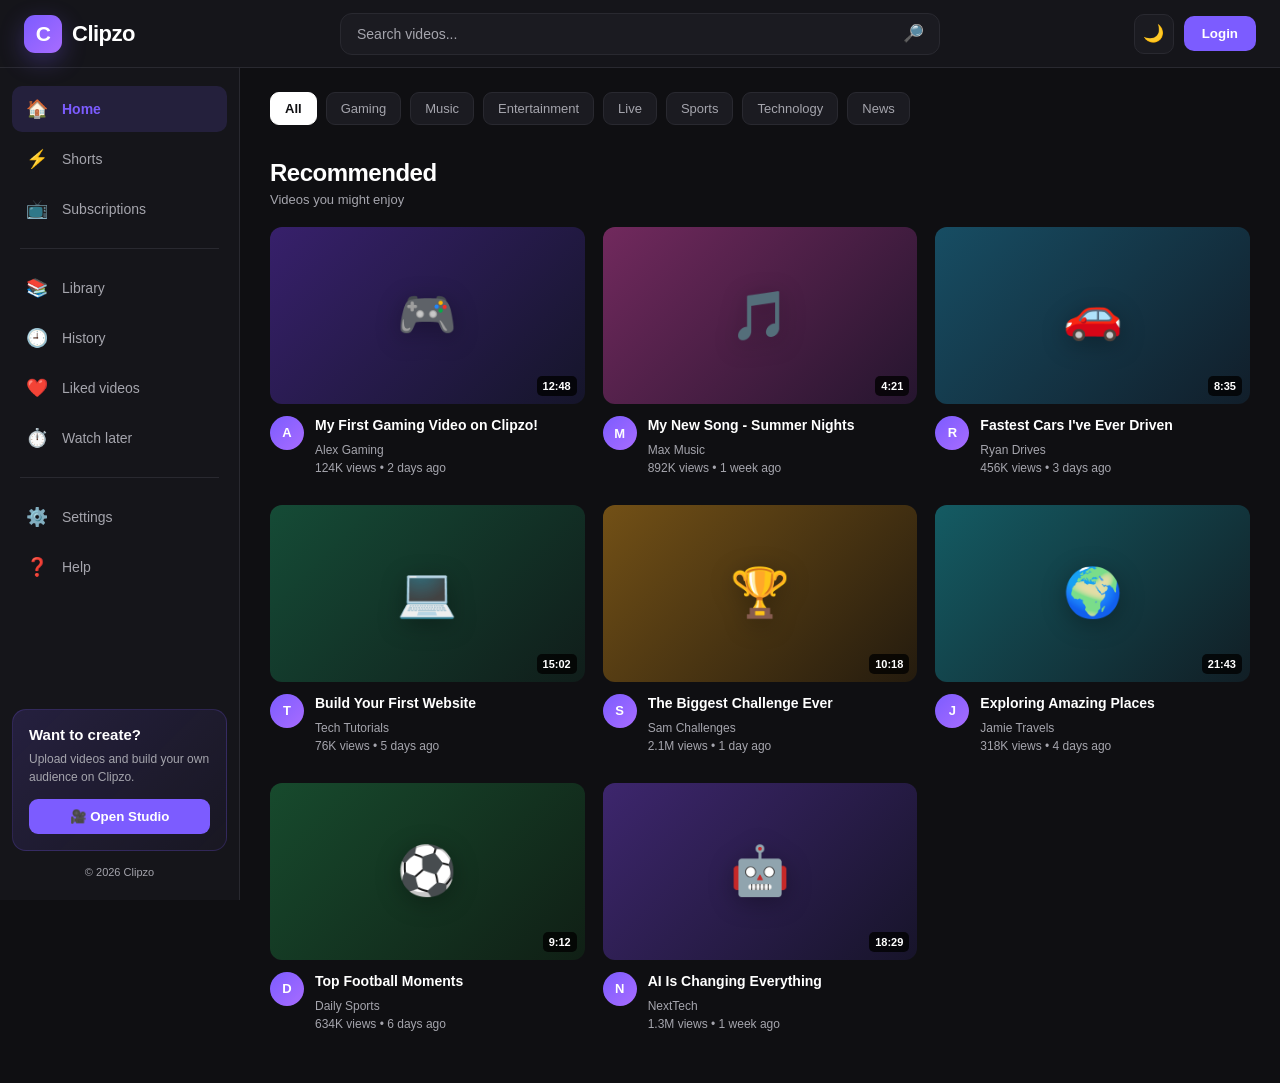
<file: clipzo/index.html>
<!DOCTYPE html>
<html lang="en">
<head>
    <meta charset="UTF-8">
    <meta name="viewport" content="width=device-width, initial-scale=1.0">

    <title>Clipzo</title>

    <link rel="stylesheet" href="style.css">
</head>

<body>

    <!-- ================= HEADER ================= -->

    <header class="topbar">

        <div class="brand">
            <div class="logo">C</div>
            <span>Clipzo</span>
        </div>

        <div class="search">
            <input
                type="text"
                id="searchInput"
                placeholder="Search videos..."
            >

            <button id="searchButton">
                🔎
            </button>
        </div>

        <div class="top-actions">

            <button class="icon-button" id="themeButton">
                🌙
            </button>

            <button class="login-button" id="loginButton">
                Login
            </button>

        </div>

    </header>


    <!-- ================= MAIN LAYOUT ================= -->

    <div class="layout">


        <!-- ================= SIDEBAR ================= -->

        <aside class="sidebar">

            <nav>

                <a href="#" class="nav-item active">
                    <span>🏠</span>
                    <span>Home</span>
                </a>

                <a href="#" class="nav-item">
                    <span>⚡</span>
                    <span>Shorts</span>
                </a>

                <a href="#" class="nav-item">
                    <span>📺</span>
                    <span>Subscriptions</span>
                </a>

                <div class="sidebar-line"></div>

                <a href="#" class="nav-item">
                    <span>📚</span>
                    <span>Library</span>
                </a>

                <a href="#" class="nav-item">
                    <span>🕘</span>
                    <span>History</span>
                </a>

                <a href="#" class="nav-item">
                    <span>❤️</span>
                    <span>Liked videos</span>
                </a>

                <a href="#" class="nav-item">
                    <span>⏱️</span>
                    <span>Watch later</span>
                </a>

                <div class="sidebar-line"></div>

                <a href="#" class="nav-item">
                    <span>⚙️</span>
                    <span>Settings</span>
                </a>

                <a href="#" class="nav-item">
                    <span>❓</span>
                    <span>Help</span>
                </a>

            </nav>


            <!-- Creator section -->

            <div class="creator-box">

                <h3>Want to create?</h3>

                <p>
                    Upload videos and build your own audience on Clipzo.
                </p>

                <button id="studioButton">
                    🎥 Open Studio
                </button>

            </div>


            <div class="sidebar-footer">
                © 2026 Clipzo
            </div>

        </aside>


        <!-- ================= CONTENT ================= -->

        <main class="content">


            <!-- Category buttons -->

            <div class="categories">

                <button class="category active">
                    All
                </button>

                <button class="category">
                    Gaming
                </button>

                <button class="category">
                    Music
                </button>

                <button class="category">
                    Entertainment
                </button>

                <button class="category">
                    Live
                </button>

                <button class="category">
                    Sports
                </button>

                <button class="category">
                    Technology
                </button>

                <button class="category">
                    News
                </button>

            </div>


            <!-- Page heading -->

            <section class="section-heading">

                <div>
                    <h1>Recommended</h1>
                    <p>Videos you might enjoy</p>
                </div>

            </section>


            <!-- ================= VIDEO GRID ================= -->

            <section class="video-grid">


                <!-- VIDEO 1 -->

                <article class="video-card">

                    <div class="thumbnail thumbnail-one">

                        <span class="thumbnail-icon">
                            🎮
                        </span>

                        <span class="duration">
                            12:48
                        </span>

                    </div>

                    <div class="video-info">

                        <div class="avatar">
                            A
                        </div>

                        <div class="video-text">

                            <h3>
                                My First Gaming Video on Clipzo!
                            </h3>

                            <p>
                                Alex Gaming
                            </p>

                            <p>
                                124K views • 2 days ago
                            </p>

                        </div>

                    </div>

                </article>


                <!-- VIDEO 2 -->

                <article class="video-card">

                    <div class="thumbnail thumbnail-two">

                        <span class="thumbnail-icon">
                            🎵
                        </span>

                        <span class="duration">
                            4:21
                        </span>

                    </div>

                    <div class="video-info">

                        <div class="avatar">
                            M
                        </div>

                        <div class="video-text">

                            <h3>
                                My New Song - Summer Nights
                            </h3>

                            <p>
                                Max Music
                            </p>

                            <p>
                                892K views • 1 week ago
                            </p>

                        </div>

                    </div>

                </article>


                <!-- VIDEO 3 -->

                <article class="video-card">

                    <div class="thumbnail thumbnail-three">

                        <span class="thumbnail-icon">
                            🚗
                        </span>

                        <span class="duration">
                            8:35
                        </span>

                    </div>

                    <div class="video-info">

                        <div class="avatar">
                            R
                        </div>

                        <div class="video-text">

                            <h3>
                                Fastest Cars I've Ever Driven
                            </h3>

                            <p>
                                Ryan Drives
                            </p>

                            <p>
                                456K views • 3 days ago
                            </p>

                        </div>

                    </div>

                </article>


                <!-- VIDEO 4 -->

                <article class="video-card">

                    <div class="thumbnail thumbnail-four">

                        <span class="thumbnail-icon">
                            💻
                        </span>

                        <span class="duration">
                            15:02
                        </span>

                    </div>

                    <div class="video-info">

                        <div class="avatar">
                            T
                        </div>

                        <div class="video-text">

                            <h3>
                                Build Your First Website
                            </h3>

                            <p>
                                Tech Tutorials
                            </p>

                            <p>
                                76K views • 5 days ago
                            </p>

                        </div>

                    </div>

                </article>


                <!-- VIDEO 5 -->

                <article class="video-card">

                    <div class="thumbnail thumbnail-five">

                        <span class="thumbnail-icon">
                            🏆
                        </span>

                        <span class="duration">
                            10:18
                        </span>

                    </div>

                    <div class="video-info">

                        <div class="avatar">
                            S
                        </div>

                        <div class="video-text">

                            <h3>
                                The Biggest Challenge Ever
                            </h3>

                            <p>
                                Sam Challenges
                            </p>

                            <p>
                                2.1M views • 1 day ago
                            </p>

                        </div>

                    </div>

                </article>


                <!-- VIDEO 6 -->

                <article class="video-card">

                    <div class="thumbnail thumbnail-six">

                        <span class="thumbnail-icon">
                            🌍
                        </span>

                        <span class="duration">
                            21:43
                        </span>

                    </div>

                    <div class="video-info">

                        <div class="avatar">
                            J
                        </div>

                        <div class="video-text">

                            <h3>
                                Exploring Amazing Places
                            </h3>

                            <p>
                                Jamie Travels
                            </p>

                            <p>
                                318K views • 4 days ago
                            </p>

                        </div>

                    </div>

                </article>


                <!-- VIDEO 7 -->

                <article class="video-card">

                    <div class="thumbnail thumbnail-seven">

                        <span class="thumbnail-icon">
                            ⚽
                        </span>

                        <span class="duration">
                            9:12
                        </span>

                    </div>

                    <div class="video-info">

                        <div class="avatar">
                            D
                        </div>

                        <div class="video-text">

                            <h3>
                                Top Football Moments
                            </h3>

                            <p>
                                Daily Sports
                            </p>

                            <p>
                                634K views • 6 days ago
                            </p>

                        </div>

                    </div>

                </article>


                <!-- VIDEO 8 -->

                <article class="video-card">

                    <div class="thumbnail thumbnail-eight">

                        <span class="thumbnail-icon">
                            🤖
                        </span>

                        <span class="duration">
                            18:29
                        </span>

                    </div>

                    <div class="video-info">

                        <div class="avatar">
                            N
                        </div>

                        <div class="video-text">

                            <h3>
                                AI Is Changing Everything
                            </h3>

                            <p>
                                NextTech
                            </p>

                            <p>
                                1.3M views • 1 week ago
                            </p>

                        </div>

                    </div>

                </article>

            </section>

        </main>

    </div>


    <script src="script.js"></script>

</body>
</html>
</file>
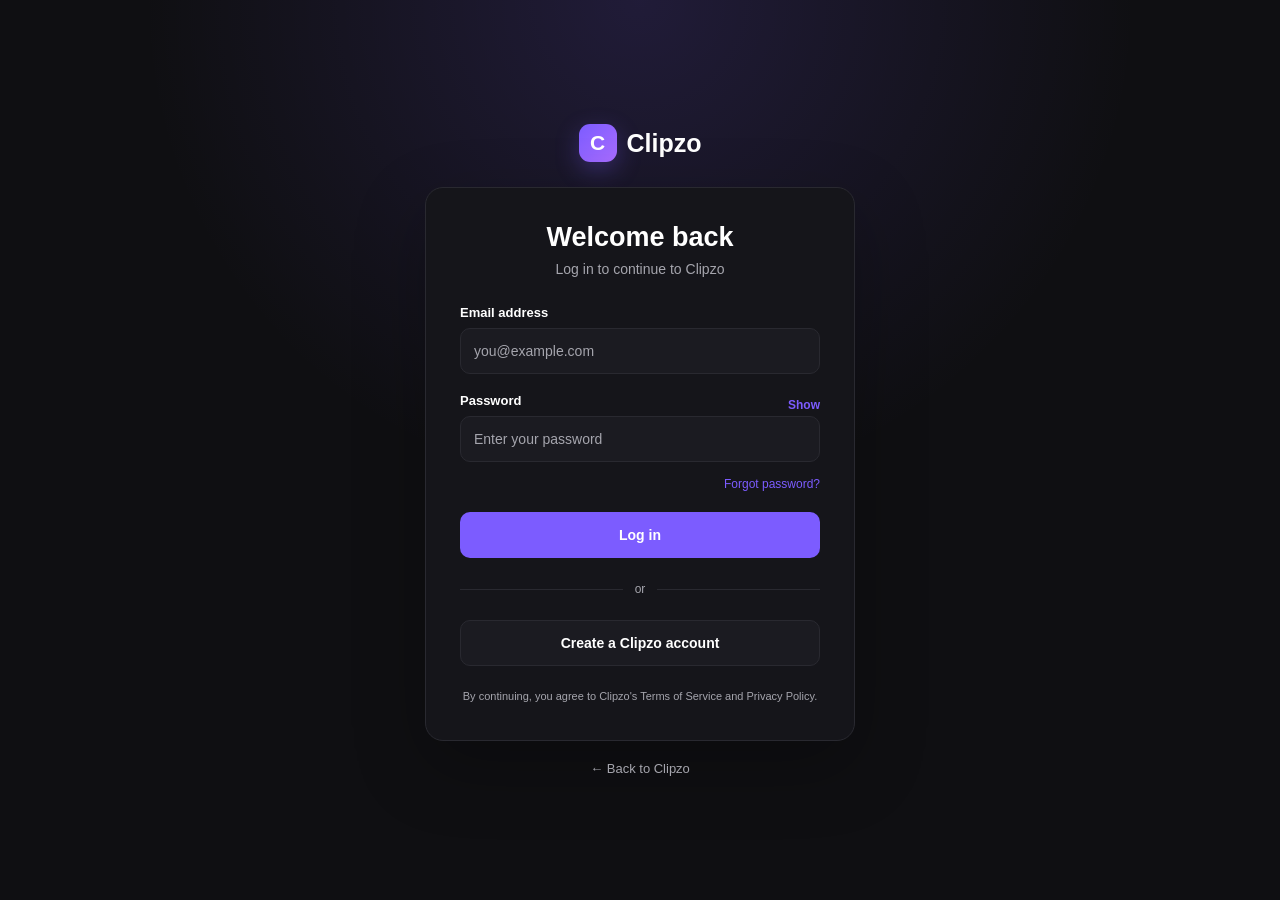
<file: clipzo/login.html>
<!DOCTYPE html>
<html lang="en">
<head>
    <meta charset="UTF-8">
    <meta name="viewport" content="width=device-width, initial-scale=1.0">

    <title>Login • Clipzo</title>

    <link rel="stylesheet" href="style.css">
</head>

<body class="auth-page">

    <div class="auth-container">

        <!-- Logo -->

        <a href="index.html" class="auth-brand">
            <div class="logo">C</div>
            <span>Clipzo</span>
        </a>


        <!-- Login Card -->

        <div class="auth-card">

            <h1>Welcome back</h1>

            <p class="auth-subtitle">
                Log in to continue to Clipzo
            </p>


            <!-- Email -->

            <div class="form-group">

                <label for="email">
                    Email address
                </label>

                <input
                    type="email"
                    id="email"
                    placeholder="you@example.com"
                    autocomplete="email"
                >

            </div>


            <!-- Password -->

            <div class="form-group">

                <div class="password-label">

                    <label for="password">
                        Password
                    </label>

                    <button
                        type="button"
                        id="showPassword"
                    >
                        Show
                    </button>

                </div>

                <input
                    type="password"
                    id="password"
                    placeholder="Enter your password"
                    autocomplete="current-password"
                >

            </div>


            <!-- Forgot password -->

            <div class="forgot-row">

                <a href="#" id="forgotPassword">
                    Forgot password?
                </a>

            </div>


            <!-- Login -->

            <button
                class="auth-button"
                id="loginSubmit"
            >
                Log in
            </button>


            <!-- Divider -->

            <div class="auth-divider">
                <span>or</span>
            </div>


            <!-- Create account -->

            <button
                class="create-account-button"
                id="createAccount"
            >
                Create a Clipzo account
            </button>


            <p class="auth-terms">
                By continuing, you agree to Clipzo's
                Terms of Service and Privacy Policy.
            </p>

        </div>


        <!-- Back -->

        <a href="index.html" class="back-link">
            ← Back to Clipzo
        </a>

    </div>


    <script>

        // ==========================================
        // SHOW / HIDE PASSWORD
        // ==========================================

        const password =
            document.getElementById("password");

        const showPassword =
            document.getElementById("showPassword");

        showPassword.addEventListener("click", () => {

            if (password.type === "password") {

                password.type = "text";
                showPassword.textContent = "Hide";

            } else {

                password.type = "password";
                showPassword.textContent = "Show";

            }

        });


        // ==========================================
        // LOGIN
        // ==========================================

        const loginSubmit =
            document.getElementById("loginSubmit");

        loginSubmit.addEventListener("click", () => {

            const email =
                document.getElementById("email").value.trim();

            const passwordValue =
                password.value;

            if (!email || !passwordValue) {

                alert(
                    "Please enter your email and password."
                );

                return;
            }

            alert(
                "Real Clipzo login will be connected soon!"
            );

        });


        // ==========================================
        // CREATE ACCOUNT
        // ==========================================

        document
            .getElementById("createAccount")
            .addEventListener("click", () => {

                window.location.href =
                    "signup.html";

            });


        // ==========================================
        // FORGOT PASSWORD
        // ==========================================

        document
            .getElementById("forgotPassword")
            .addEventListener("click", (event) => {

                event.preventDefault();

                alert(
                    "Password recovery will be connected when we add Clipzo Accounts."
                );

            });

    </script>

</body>
</html>
</file>
<file: clipzo/style.css>
/* =====================================================
   CLIPZO - MAIN STYLES
   ===================================================== */

* {
    margin: 0;
    padding: 0;
    box-sizing: border-box;
}

:root {
    --background: #0f0f12;
    --background-secondary: #15151a;
    --card: #1b1b21;
    --card-hover: #24242c;
    --text: #ffffff;
    --text-secondary: #a5a5ad;
    --border: #292930;
    --accent: #7c5cff;
    --accent-hover: #6847f0;
    --sidebar-width: 240px;
}

body.light {
    --background: #f7f7fa;
    --background-secondary: #ffffff;
    --card: #ffffff;
    --card-hover: #f0f0f5;
    --text: #17171c;
    --text-secondary: #686873;
    --border: #e3e3e8;
    --accent: #6747e8;
    --accent-hover: #5638d5;
}


/* =====================================================
   BODY
   ===================================================== */

body {
    font-family: Arial, Helvetica, sans-serif;
    background: var(--background);
    color: var(--text);
    min-height: 100vh;
    transition: background 0.25s ease, color 0.25s ease;
}


/* =====================================================
   HEADER
   ===================================================== */

.topbar {
    height: 68px;
    width: 100%;
    position: fixed;
    top: 0;
    left: 0;
    z-index: 1000;

    display: flex;
    align-items: center;
    justify-content: space-between;

    padding: 0 24px;

    background: var(--background-secondary);
    border-bottom: 1px solid var(--border);
}


/* =====================================================
   BRAND
   ===================================================== */

.brand {
    display: flex;
    align-items: center;
    gap: 10px;

    min-width: 200px;

    font-size: 22px;
    font-weight: 800;
    letter-spacing: -0.5px;
}

.logo {
    width: 38px;
    height: 38px;

    display: flex;
    align-items: center;
    justify-content: center;

    border-radius: 11px;

    background: linear-gradient(
        135deg,
        #7c5cff,
        #a86cff
    );

    color: white;
    font-weight: 900;
    font-size: 21px;

    box-shadow:
        0 8px 25px rgba(124, 92, 255, 0.3);
}


/* =====================================================
   SEARCH
   ===================================================== */

.search {
    display: flex;
    align-items: center;

    width: min(600px, 50vw);

    height: 42px;

    background: var(--card);

    border: 1px solid var(--border);

    border-radius: 12px;

    overflow: hidden;

    transition: 0.2s;
}

.search:focus-within {
    border-color: var(--accent);
    box-shadow:
        0 0 0 3px rgba(124, 92, 255, 0.12);
}

.search input {
    flex: 1;

    height: 100%;

    border: none;
    outline: none;

    background: transparent;

    color: var(--text);

    padding: 0 16px;

    font-size: 14px;
}

.search input::placeholder {
    color: var(--text-secondary);
}

.search button {
    width: 52px;
    height: 100%;

    border: none;

    background: transparent;

    color: var(--text);

    cursor: pointer;

    font-size: 17px;

    transition: 0.2s;
}

.search button:hover {
    background: var(--card-hover);
}


/* =====================================================
   TOP ACTIONS
   ===================================================== */

.top-actions {
    display: flex;
    align-items: center;
    gap: 10px;

    min-width: 200px;

    justify-content: flex-end;
}

.icon-button {
    width: 40px;
    height: 40px;

    border: 1px solid var(--border);

    border-radius: 10px;

    background: var(--card);

    color: var(--text);

    cursor: pointer;

    font-size: 17px;

    transition: 0.2s;
}

.icon-button:hover {
    background: var(--card-hover);
    transform: translateY(-1px);
}

.login-button {
    border: none;

    padding: 10px 18px;

    border-radius: 10px;

    background: var(--accent);

    color: white;

    font-weight: 700;

    cursor: pointer;

    transition: 0.2s;
}

.login-button:hover {
    background: var(--accent-hover);
    transform: translateY(-1px);
}


/* =====================================================
   MAIN LAYOUT
   ===================================================== */

.layout {
    display: flex;
    min-height: 100vh;

    padding-top: 68px;
}


/* =====================================================
   SIDEBAR
   ===================================================== */

.sidebar {
    width: var(--sidebar-width);

    height: calc(100vh - 68px);

    position: fixed;
    left: 0;
    top: 68px;

    display: flex;
    flex-direction: column;

    padding: 18px 12px;

    background: var(--background-secondary);

    border-right: 1px solid var(--border);

    overflow-y: auto;
}

.sidebar nav {
    display: flex;
    flex-direction: column;

    gap: 4px;
}


/* =====================================================
   NAVIGATION
   ===================================================== */

.nav-item {
    display: flex;
    align-items: center;

    gap: 14px;

    padding: 12px 14px;

    border-radius: 10px;

    color: var(--text-secondary);

    text-decoration: none;

    font-size: 14px;

    transition: 0.2s;
}

.nav-item span:first-child {
    width: 22px;

    text-align: center;

    font-size: 18px;
}

.nav-item:hover {
    background: var(--card-hover);

    color: var(--text);
}

.nav-item.active {
    background: rgba(124, 92, 255, 0.15);

    color: var(--accent);

    font-weight: 700;
}

.sidebar-line {
    height: 1px;

    background: var(--border);

    margin: 12px 8px;
}


/* =====================================================
   CREATOR BOX
   ===================================================== */

.creator-box {
    margin-top: auto;

    padding: 16px;

    border-radius: 14px;

    background:
        linear-gradient(
            135deg,
            rgba(124, 92, 255, 0.16),
            rgba(124, 92, 255, 0.04)
        );

    border: 1px solid rgba(124, 92, 255, 0.2);
}

.creator-box h3 {
    font-size: 15px;

    margin-bottom: 7px;
}

.creator-box p {
    color: var(--text-secondary);

    font-size: 12px;

    line-height: 1.5;

    margin-bottom: 13px;
}

.creator-box button {
    width: 100%;

    padding: 10px;

    border: none;

    border-radius: 9px;

    background: var(--accent);

    color: white;

    font-weight: 700;

    cursor: pointer;

    transition: 0.2s;
}

.creator-box button:hover {
    background: var(--accent-hover);
}


/* =====================================================
   SIDEBAR FOOTER
   ===================================================== */

.sidebar-footer {
    text-align: center;

    color: var(--text-secondary);

    font-size: 11px;

    padding: 15px 0 4px;
}


/* =====================================================
   CONTENT
   ===================================================== */

.content {
    width: calc(100% - var(--sidebar-width));

    margin-left: var(--sidebar-width);

    padding: 24px 30px 50px;
}


/* =====================================================
   CATEGORIES
   ===================================================== */

.categories {
    display: flex;

    gap: 9px;

    overflow-x: auto;

    padding-bottom: 4px;

    scrollbar-width: none;
}

.categories::-webkit-scrollbar {
    display: none;
}

.category {
    flex-shrink: 0;

    border: 1px solid var(--border);

    background: var(--card);

    color: var(--text-secondary);

    padding: 8px 14px;

    border-radius: 9px;

    cursor: pointer;

    font-size: 13px;

    transition: 0.2s;
}

.category:hover {
    background: var(--card-hover);

    color: var(--text);
}

.category.active {
    background: var(--text);

    color: var(--background);

    border-color: var(--text);

    font-weight: 700;
}


/* =====================================================
   SECTION HEADING
   ===================================================== */

.section-heading {
    display: flex;

    align-items: center;

    justify-content: space-between;

    margin: 30px 0 20px;
}

.section-heading h1 {
    font-size: 24px;

    letter-spacing: -0.5px;
}

.section-heading p {
    margin-top: 5px;

    color: var(--text-secondary);

    font-size: 13px;
}


/* =====================================================
   VIDEO GRID
   ===================================================== */

.video-grid {
    display: grid;

    grid-template-columns:
        repeat(
            auto-fill,
            minmax(250px, 1fr)
        );

    gap: 28px 18px;
}


/* =====================================================
   VIDEO CARD
   ===================================================== */

.video-card {
    min-width: 0;

    cursor: pointer;
}

.thumbnail {
    width: 100%;

    aspect-ratio: 16 / 9;

    position: relative;

    display: flex;

    align-items: center;

    justify-content: center;

    border-radius: 12px;

    overflow: hidden;

    background: #202026;

    transition: transform 0.25s, box-shadow 0.25s;
}

.video-card:hover .thumbnail {
    transform: translateY(-3px);

    box-shadow:
        0 12px 35px rgba(0, 0, 0, 0.3);
}

.thumbnail-icon {
    font-size: 48px;

    filter:
        drop-shadow(
            0 5px 12px rgba(0, 0, 0, 0.3)
        );
}

.duration {
    position: absolute;

    right: 8px;
    bottom: 8px;

    padding: 4px 6px;

    border-radius: 5px;

    background: rgba(0, 0, 0, 0.78);

    color: white;

    font-size: 11px;

    font-weight: 700;
}


/* =====================================================
   THUMBNAIL BACKGROUNDS
   ===================================================== */

.thumbnail-one {
    background:
        linear-gradient(
            135deg,
            #37206b,
            #15152a
        );
}

.thumbnail-two {
    background:
        linear-gradient(
            135deg,
            #71295d,
            #25152e
        );
}

.thumbnail-three {
    background:
        linear-gradient(
            135deg,
            #174d63,
            #111e2a
        );
}

.thumbnail-four {
    background:
        linear-gradient(
            135deg,
            #154b36,
            #101d1a
        );
}

.thumbnail-five {
    background:
        linear-gradient(
            135deg,
            #725016,
            #241b0e
        );
}

.thumbnail-six {
    background:
        linear-gradient(
            135deg,
            #145b63,
            #111e25
        );
}

.thumbnail-seven {
    background:
        linear-gradient(
            135deg,
            #174a2d,
            #101f15
        );
}

.thumbnail-eight {
    background:
        linear-gradient(
            135deg,
            #3d266d,
            #17142a
        );
}


/* =====================================================
   VIDEO INFO
   ===================================================== */

.video-info {
    display: flex;

    gap: 11px;

    padding-top: 12px;
}

.avatar {
    width: 34px;
    height: 34px;

    flex-shrink: 0;

    display: flex;

    align-items: center;

    justify-content: center;

    border-radius: 50%;

    background:
        linear-gradient(
            135deg,
            var(--accent),
            #a86cff
        );

    color: white;

    font-size: 13px;

    font-weight: 800;
}

.video-text {
    min-width: 0;
}

.video-text h3 {
    font-size: 14px;

    line-height: 1.35;

    margin-bottom: 6px;

    color: var(--text);

    display: -webkit-box;

    -webkit-line-clamp: 2;

    -webkit-box-orient: vertical;

    overflow: hidden;
}

.video-text p {
    color: var(--text-secondary);

    font-size: 12px;

    line-height: 1.5;
}


/* =====================================================
   RESPONSIVE DESIGN
   ===================================================== */

@media (max-width: 900px) {

    :root {
        --sidebar-width: 80px;
    }

    .sidebar {
        padding: 18px 8px;
    }

    .nav-item {
        justify-content: center;
    }

    .nav-item span:last-child {
        display: none;
    }

    .creator-box {
        display: none;
    }

    .sidebar-footer {
        display: none;
    }

    .content {
        padding-left: 22px;
        padding-right: 22px;
    }

    .brand span {
        display: none;
    }

    .brand {
        min-width: auto;
    }

    .top-actions {
        min-width: auto;
    }
}


@media (max-width: 650px) {

    .topbar {
        padding: 0 12px;
    }

    .search {
        width: 45vw;
    }

    .login-button {
        padding: 9px 12px;
    }

    .content {
        padding: 18px 14px 40px;
    }

    .video-grid {
        grid-template-columns:
            repeat(
                auto-fill,
                minmax(180px, 1fr)
            );

        gap: 22px 12px;
    }

    .section-heading {
        margin-top: 24px;
    }

    .section-heading h1 {
        font-size: 20px;
    }
}


@media (max-width: 450px) {

    .search {
        width: 42vw;
    }

    .search input {
        padding: 0 9px;
    }

    .search button {
        width: 42px;
    }

    .icon-button {
        width: 36px;
        height: 36px;
    }

    .login-button {
        display: none;
    }

    .video-grid {
        grid-template-columns: 1fr;
    }
}
/* =====================================================
   CLIPZO AUTH PAGES
   ===================================================== */

.auth-page {
    min-height: 100vh;

    display: flex;
    align-items: center;
    justify-content: center;

    padding: 30px 20px;

    background:
        radial-gradient(
            circle at top,
            rgba(124, 92, 255, 0.16),
            transparent 45%
        ),
        var(--background);
}


/* ==========================================
   AUTH CONTAINER
   ========================================== */

.auth-container {
    width: 100%;
    max-width: 430px;

    display: flex;
    flex-direction: column;
    align-items: center;
}


/* ==========================================
   AUTH BRAND
   ========================================== */

.auth-brand {
    display: flex;
    align-items: center;
    gap: 10px;

    margin-bottom: 25px;

    color: var(--text);

    text-decoration: none;

    font-size: 25px;
    font-weight: 800;
}


/* ==========================================
   AUTH CARD
   ========================================== */

.auth-card {
    width: 100%;

    padding: 34px;

    background: var(--background-secondary);

    border: 1px solid var(--border);

    border-radius: 18px;

    box-shadow:
        0 25px 70px rgba(0, 0, 0, 0.25);
}

.auth-card h1 {
    font-size: 27px;

    text-align: center;

    margin-bottom: 8px;
}

.auth-subtitle {
    color: var(--text-secondary);

    text-align: center;

    font-size: 14px;

    margin-bottom: 28px;
}


/* ==========================================
   FORM
   ========================================== */

.form-group {
    margin-bottom: 19px;
}

.form-group label {
    display: block;

    margin-bottom: 8px;

    color: var(--text);

    font-size: 13px;

    font-weight: 700;
}

.form-group input {
    width: 100%;

    height: 46px;

    padding: 0 13px;

    border: 1px solid var(--border);

    border-radius: 10px;

    outline: none;

    background: var(--card);

    color: var(--text);

    font-size: 14px;

    transition: 0.2s;
}

.form-group input:focus {
    border-color: var(--accent);

    box-shadow:
        0 0 0 3px rgba(124, 92, 255, 0.12);
}

.form-group input::placeholder {
    color: var(--text-secondary);
}


/* ==========================================
   PASSWORD LABEL
   ========================================== */

.password-label {
    display: flex;

    justify-content: space-between;

    align-items: center;
}

.password-label button {
    border: none;

    background: transparent;

    color: var(--accent);

    cursor: pointer;

    font-size: 12px;

    font-weight: 700;
}


/* ==========================================
   FORGOT PASSWORD
   ========================================== */

.forgot-row {
    text-align: right;

    margin-top: -7px;

    margin-bottom: 20px;
}

.forgot-row a {
    color: var(--accent);

    font-size: 12px;

    text-decoration: none;
}

.forgot-row a:hover {
    text-decoration: underline;
}


/* ==========================================
   LOGIN BUTTON
   ========================================== */

.auth-button {
    width: 100%;

    height: 46px;

    border: none;

    border-radius: 10px;

    background: var(--accent);

    color: white;

    font-size: 14px;

    font-weight: 800;

    cursor: pointer;

    transition: 0.2s;
}

.auth-button:hover {
    background: var(--accent-hover);

    transform: translateY(-1px);
}


/* ==========================================
   DIVIDER
   ========================================== */

.auth-divider {
    display: flex;

    align-items: center;

    gap: 12px;

    margin: 24px 0;

    color: var(--text-secondary);

    font-size: 12px;
}

.auth-divider::before,
.auth-divider::after {
    content: "";

    height: 1px;

    flex: 1;

    background: var(--border);
}


/* ==========================================
   CREATE ACCOUNT
   ========================================== */

.create-account-button {
    width: 100%;

    height: 46px;

    border: 1px solid var(--border);

    border-radius: 10px;

    background: var(--card);

    color: var(--text);

    font-size: 14px;

    font-weight: 700;

    cursor: pointer;

    transition: 0.2s;
}

.create-account-button:hover {
    background: var(--card-hover);

    border-color: var(--accent);
}


/* ==========================================
   TERMS
   ========================================== */

.auth-terms {
    margin-top: 22px;

    color: var(--text-secondary);

    text-align: center;

    font-size: 11px;

    line-height: 1.6;
}


/* ==========================================
   BACK LINK
   ========================================== */

.back-link {
    margin-top: 20px;

    color: var(--text-secondary);

    font-size: 13px;

    text-decoration: none;
}

.back-link:hover {
    color: var(--text);
}


/* ==========================================
   MOBILE
   ========================================== */

@media (max-width: 500px) {

    .auth-card {
        padding: 25px 20px;
    }

    .auth-card h1 {
        font-size: 24px;
    }

}
</file>
